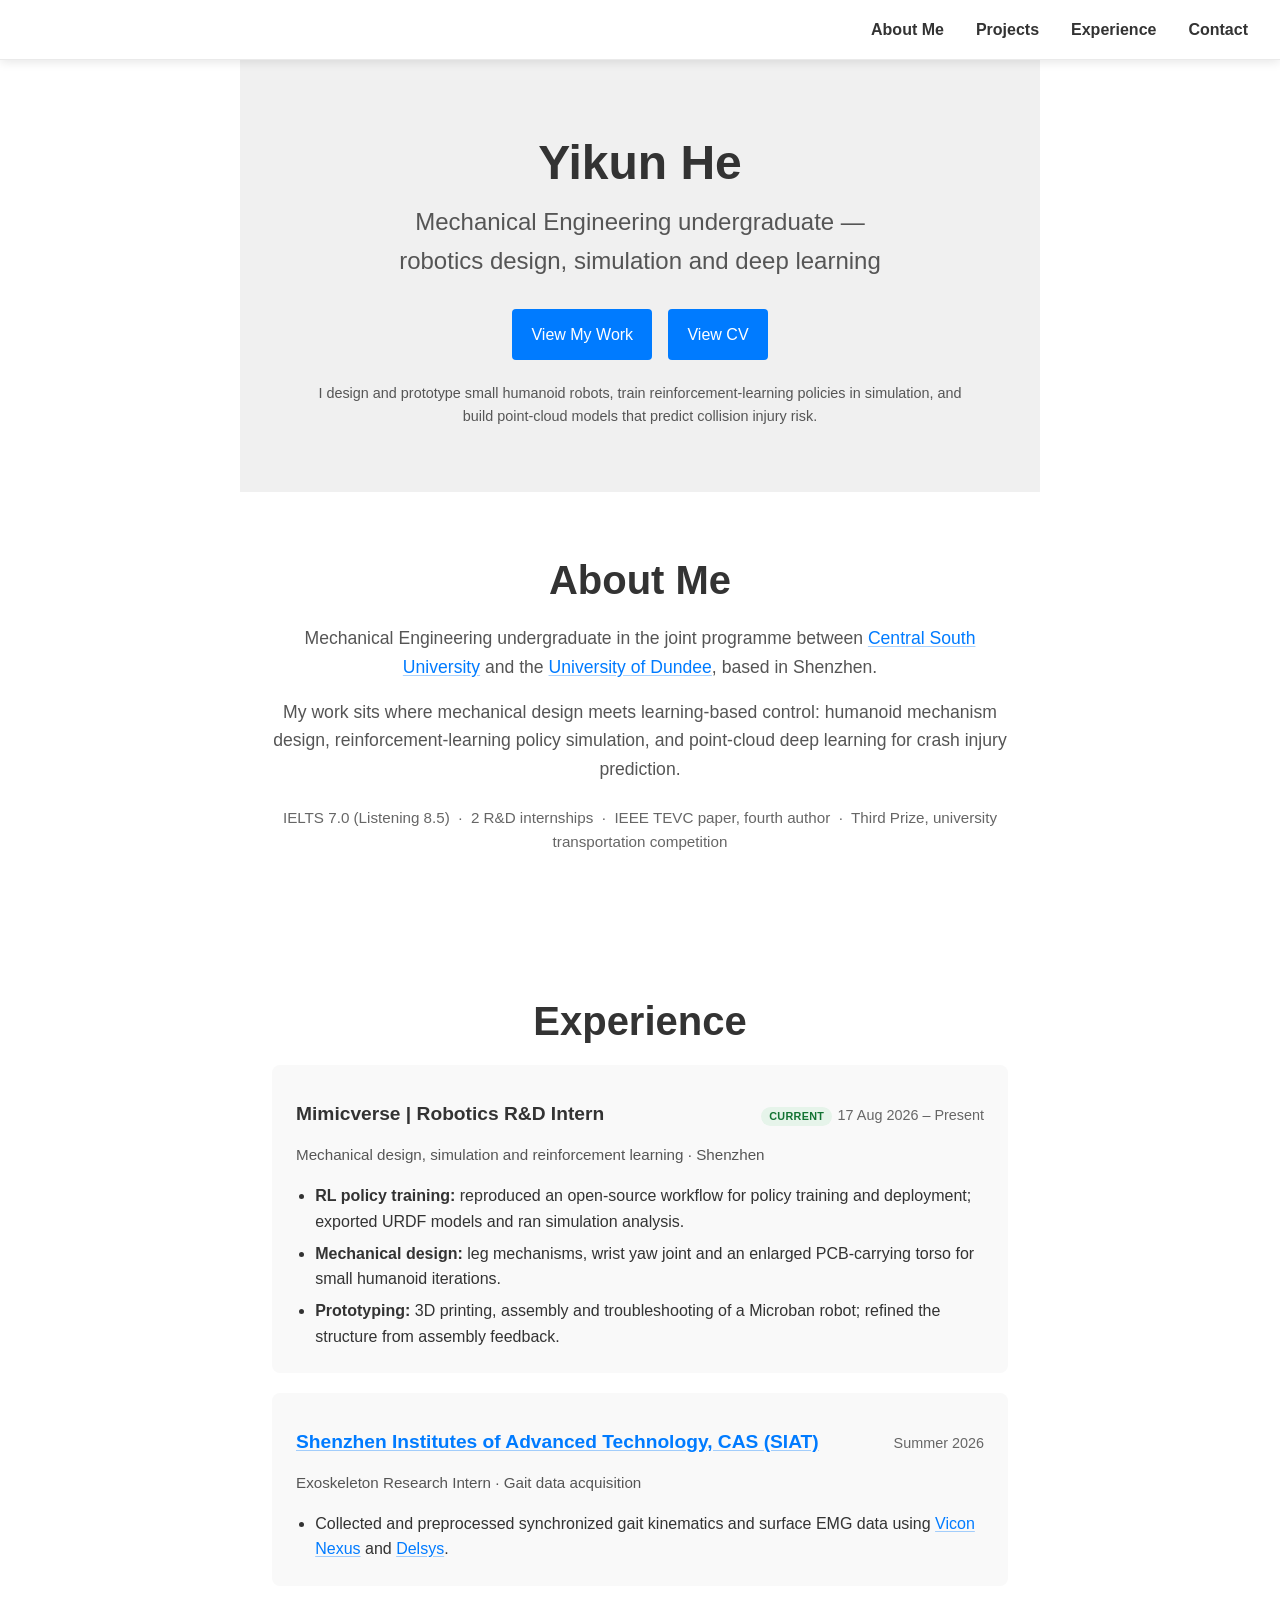
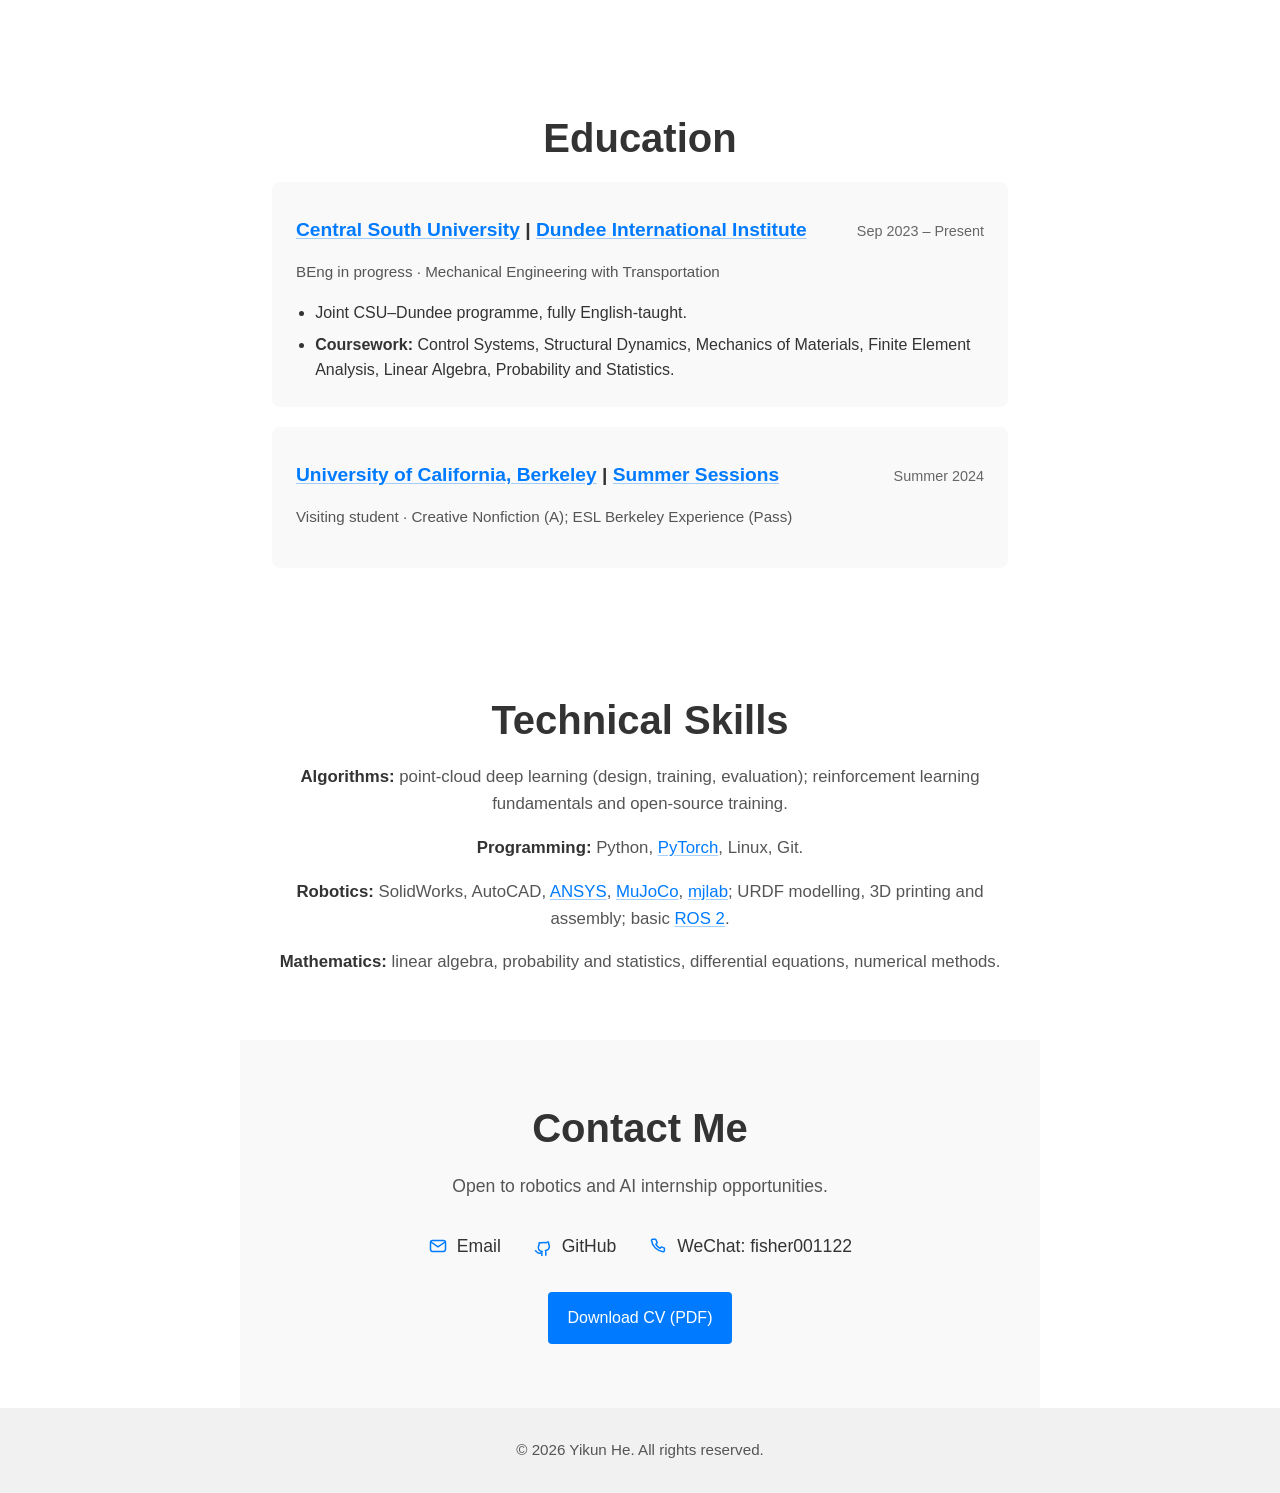
<file: index.html>
<!DOCTYPE html>
<html lang="en">
<head>
<meta charset="utf-8" />
<meta name="viewport" content="width=device-width, initial-scale=1" />
<title>Yikun He — Robotics, Mechanical Design &amp; Deep Learning</title>
<meta name="description" content="Yikun He — Mechanical Engineering undergraduate at Central South University / University of Dundee. Robotics R&amp;D, humanoid mechanical design, reinforcement learning, point-cloud deep learning for collision injury prediction." />
<meta name="author" content="Yikun He" />
<meta name="theme-color" content="#ffffff" />

<!-- Open Graph / social sharing (absolute URLs — crawlers do not resolve relative ones) -->
<meta property="og:type" content="profile" />
<meta property="og:title" content="Yikun He — Robotics, Mechanical Design &amp; Deep Learning" />
<meta property="og:description" content="Mechanical Engineering undergraduate working on humanoid robot design, reinforcement learning for robot policies, and point-cloud deep learning for collision injury prediction." />
<meta property="og:url" content="https://heyikun98-design.github.io/" />
<meta property="og:image" content="https://heyikun98-design.github.io/assets/og-image.png" />
<meta property="og:image:width" content="1200" />
<meta property="og:image:height" content="630" />
<meta property="og:image:alt" content="Yikun He — Mechanical Engineering, Robotics, Deep Learning" />
<meta name="twitter:card" content="summary_large_image" />
<link rel="canonical" href="https://heyikun98-design.github.io/" />

<link rel="icon" href="assets/favicon.svg" type="image/svg+xml" />
<link rel="stylesheet" href="assets/style.css" />

<script type="application/ld+json">
{
  "@context": "https://schema.org",
  "@type": "Person",
  "name": "Yikun He",
  "email": "mailto:heyikun98@gmail.com",
  "jobTitle": "Mechanical Engineering Undergraduate — Robotics & AI",
  "description": "Mechanical Engineering undergraduate specialising in robotics mechanical design, reinforcement learning for robot policies, and point-cloud deep learning for collision injury prediction.",
  "affiliation": [
    { "@type": "CollegeOrUniversity", "name": "Central South University — Dundee International Institute", "url": "https://en.csu.edu.cn/" },
    { "@type": "CollegeOrUniversity", "name": "University of Dundee", "url": "https://www.dundee.ac.uk/" },
    { "@type": "Organization", "name": "Shenzhen Institutes of Advanced Technology, CAS (SIAT)", "url": "https://www.siat.ac.cn/" }
  ],
  "knowsAbout": [
    "Robotics", "Mechanical Design", "Reinforcement Learning",
    "Point-cloud Deep Learning", "PyTorch", "SolidWorks", "ANSYS", "MuJoCo", "URDF"
  ],
  "sameAs": ["https://github.com/heyikun98-design"]
}
</script>
</head>

<body>
<a class="skip-link" href="#main">Skip to content</a>

<!-- ── Header ─────────────────────────────────────────────── -->
<header>
  <nav class="navbar" aria-label="Main navigation">
    <button class="menu-toggle" type="button" aria-label="Open menu" aria-expanded="false" aria-controls="nav-menu">
      <span aria-hidden="true"></span>
      <span aria-hidden="true"></span>
      <span aria-hidden="true"></span>
    </button>
    <div class="nav-links" id="nav-menu">
      <a href="#about">About Me</a>
      <a href="projects.html">Projects</a>
      <a href="#experience">Experience</a>
      <a href="#contact">Contact</a>
    </div>
  </nav>
</header>

<main id="main">

  <!-- ── Hero ─────────────────────────────────────────────── -->
  <section class="hero-content">
    <h1>Yikun He</h1>
    <p class="hero-tagline">Mechanical Engineering undergraduate — robotics design, simulation and deep learning</p>

    <div class="cta-buttons">
      <a href="projects.html" class="cta-button">View My Work</a>
      <a href="assets/Yikun-He-Resume.pdf" class="cta-button" target="_blank" rel="noopener">View CV</a>
    </div>

    <p class="hero-bio">
      I design and prototype small humanoid robots, train reinforcement-learning policies in
      simulation, and build point-cloud models that predict collision injury risk.
    </p>
  </section>

  <!-- ── About ────────────────────────────────────────────── -->
  <section id="about">
    <h2>About Me</h2>
    <p>
      Mechanical Engineering undergraduate in the joint programme between
      <a href="https://en.csu.edu.cn/" target="_blank" rel="noopener">Central South University</a> and the
      <a href="https://www.dundee.ac.uk/" target="_blank" rel="noopener">University of Dundee</a>, based in Shenzhen.
    </p>
    <p>
      My work sits where mechanical design meets learning-based control: humanoid mechanism design,
      reinforcement-learning policy simulation, and point-cloud deep learning for crash injury prediction.
    </p>
    <p class="facts">
      IELTS 7.0 (Listening 8.5) &nbsp;·&nbsp; 2 R&amp;D internships &nbsp;·&nbsp;
      IEEE TEVC paper, fourth author &nbsp;·&nbsp; Third Prize, university transportation competition
    </p>
  </section>

  <!-- ── Experience ───────────────────────────────────────── -->
  <section id="experience">
    <h2>Experience</h2>

    <article class="entry">
      <div class="entry__head">
        <h3>Mimicverse | Robotics R&amp;D Intern</h3>
        <p class="entry__date"><span class="tag-current">Current</span>17 Aug 2026 – Present</p>
      </div>
      <p class="entry__role">Mechanical design, simulation and reinforcement learning · Shenzhen</p>
      <ul>
        <li><strong>RL policy training:</strong> reproduced an open-source workflow for policy training and deployment; exported URDF models and ran simulation analysis.</li>
        <li><strong>Mechanical design:</strong> leg mechanisms, wrist yaw joint and an enlarged PCB-carrying torso for small humanoid iterations.</li>
        <li><strong>Prototyping:</strong> 3D printing, assembly and troubleshooting of a Microban robot; refined the structure from assembly feedback.</li>
      </ul>
    </article>

    <article class="entry">
      <div class="entry__head">
        <h3><a href="https://www.siat.ac.cn/" target="_blank" rel="noopener">Shenzhen Institutes of Advanced Technology, CAS (SIAT)</a></h3>
        <p class="entry__date">Summer 2026</p>
      </div>
      <p class="entry__role">Exoskeleton Research Intern · Gait data acquisition</p>
      <ul>
        <li>Collected and preprocessed synchronized gait kinematics and surface EMG data using
          <a href="https://www.vicon.com/" target="_blank" rel="noopener">Vicon Nexus</a> and
          <a href="https://delsys.com/" target="_blank" rel="noopener">Delsys</a>.</li>
      </ul>
    </article>
  </section>

  <!-- ── Education ────────────────────────────────────────── -->
  <section id="education">
    <h2>Education</h2>

    <article class="entry">
      <div class="entry__head">
        <h3><a href="https://en.csu.edu.cn/" target="_blank" rel="noopener">Central South University</a> |
          <a href="https://dii.csu.edu.cn/" target="_blank" rel="noopener">Dundee International Institute</a></h3>
        <p class="entry__date">Sep 2023 – Present</p>
      </div>
      <p class="entry__role">BEng in progress · Mechanical Engineering with Transportation</p>
      <ul>
        <li>Joint CSU–Dundee programme, fully English-taught.</li>
        <li><strong>Coursework:</strong> Control Systems, Structural Dynamics, Mechanics of Materials, Finite Element Analysis, Linear Algebra, Probability and Statistics.</li>
      </ul>
    </article>

    <article class="entry">
      <div class="entry__head">
        <h3><a href="https://www.berkeley.edu/" target="_blank" rel="noopener">University of California, Berkeley</a> |
          <a href="https://summer.berkeley.edu/" target="_blank" rel="noopener">Summer Sessions</a></h3>
        <p class="entry__date">Summer 2024</p>
      </div>
      <p class="entry__role">Visiting student · Creative Nonfiction (A); ESL Berkeley Experience (Pass)</p>
    </article>
  </section>

  <!-- ── Skills ───────────────────────────────────────────── -->
  <section id="skills">
    <h2>Technical Skills</h2>
    <p class="skill-line"><strong>Algorithms:</strong> point-cloud deep learning (design, training, evaluation); reinforcement learning fundamentals and open-source training.</p>
    <p class="skill-line"><strong>Programming:</strong> Python, <a href="https://pytorch.org/" target="_blank" rel="noopener">PyTorch</a>, Linux, Git.</p>
    <p class="skill-line"><strong>Robotics:</strong> SolidWorks, AutoCAD, <a href="https://www.ansys.com/" target="_blank" rel="noopener">ANSYS</a>,
      <a href="https://mujoco.org/" target="_blank" rel="noopener">MuJoCo</a>,
      <a href="https://github.com/mujocolab/mjlab" target="_blank" rel="noopener">mjlab</a>;
      URDF modelling, 3D printing and assembly; basic <a href="https://ros.org/" target="_blank" rel="noopener">ROS 2</a>.</p>
    <p class="skill-line"><strong>Mathematics:</strong> linear algebra, probability and statistics, differential equations, numerical methods.</p>
  </section>

  <!-- ── Contact ──────────────────────────────────────────── -->
  <section id="contact">
    <h2>Contact Me</h2>
    <p>Open to robotics and AI internship opportunities.</p>

    <div class="social-media">
      <a href="mailto:heyikun98@gmail.com">
        <svg class="icon" viewBox="0 0 24 24" fill="none" stroke="currentColor" stroke-width="1.8" stroke-linecap="round" stroke-linejoin="round" aria-hidden="true"><rect x="3" y="5.5" width="18" height="13" rx="2.5"/><path d="m4 7.5 8 5.5 8-5.5"/></svg>
        Email
      </a>
      <a href="https://github.com/heyikun98-design" target="_blank" rel="noopener noreferrer">
        <svg class="icon" viewBox="0 0 24 24" fill="none" stroke="currentColor" stroke-width="1.8" stroke-linecap="round" stroke-linejoin="round" aria-hidden="true"><path d="M9.2 20.5c-4.4 1.3-4.4-2.2-6.2-2.7m12.4 5.3v-3.6c0-1 .1-1.4-.5-2 2.3-.3 4.7-1.1 4.7-5.1 0-1.1-.4-2-1-2.7.1-.3.4-1.3-.1-2.6 0 0-.9-.3-2.9 1.1a10 10 0 0 0-5.2 0C8.4 7.8 7.5 8.1 7.5 8.1c-.5 1.3-.2 2.3-.1 2.6-.6.7-1 1.6-1 2.7 0 4 2.4 4.8 4.7 5.1-.6.6-.6 1.2-.5 2v3.6"/></svg>
        GitHub
      </a>
      <span>
        <svg class="icon" viewBox="0 0 24 24" fill="none" stroke="currentColor" stroke-width="1.8" stroke-linecap="round" stroke-linejoin="round" aria-hidden="true"><path d="M9.6 4.5 11 8.2l-1.6 1.6a11 11 0 0 0 5 5l1.6-1.7 3.7 1.4v3c0 .8-.7 1.4-1.5 1.3A15.6 15.6 0 0 1 4.2 5.3c0-.8.6-1.5 1.3-1.5h3.1z"/></svg>
        WeChat: fisher001122
      </span>
    </div>

    <div class="contact-actions">
      <a class="cta-button" href="assets/Yikun-He-Resume.pdf" target="_blank" rel="noopener">Download CV (PDF)</a>
    </div>
  </section>
</main>

<footer>
  <p>© <span id="year">2026</span> Yikun He. All rights reserved.</p>
</footer>

<script src="assets/main.js" defer></script>
</body>
</html>
</file>
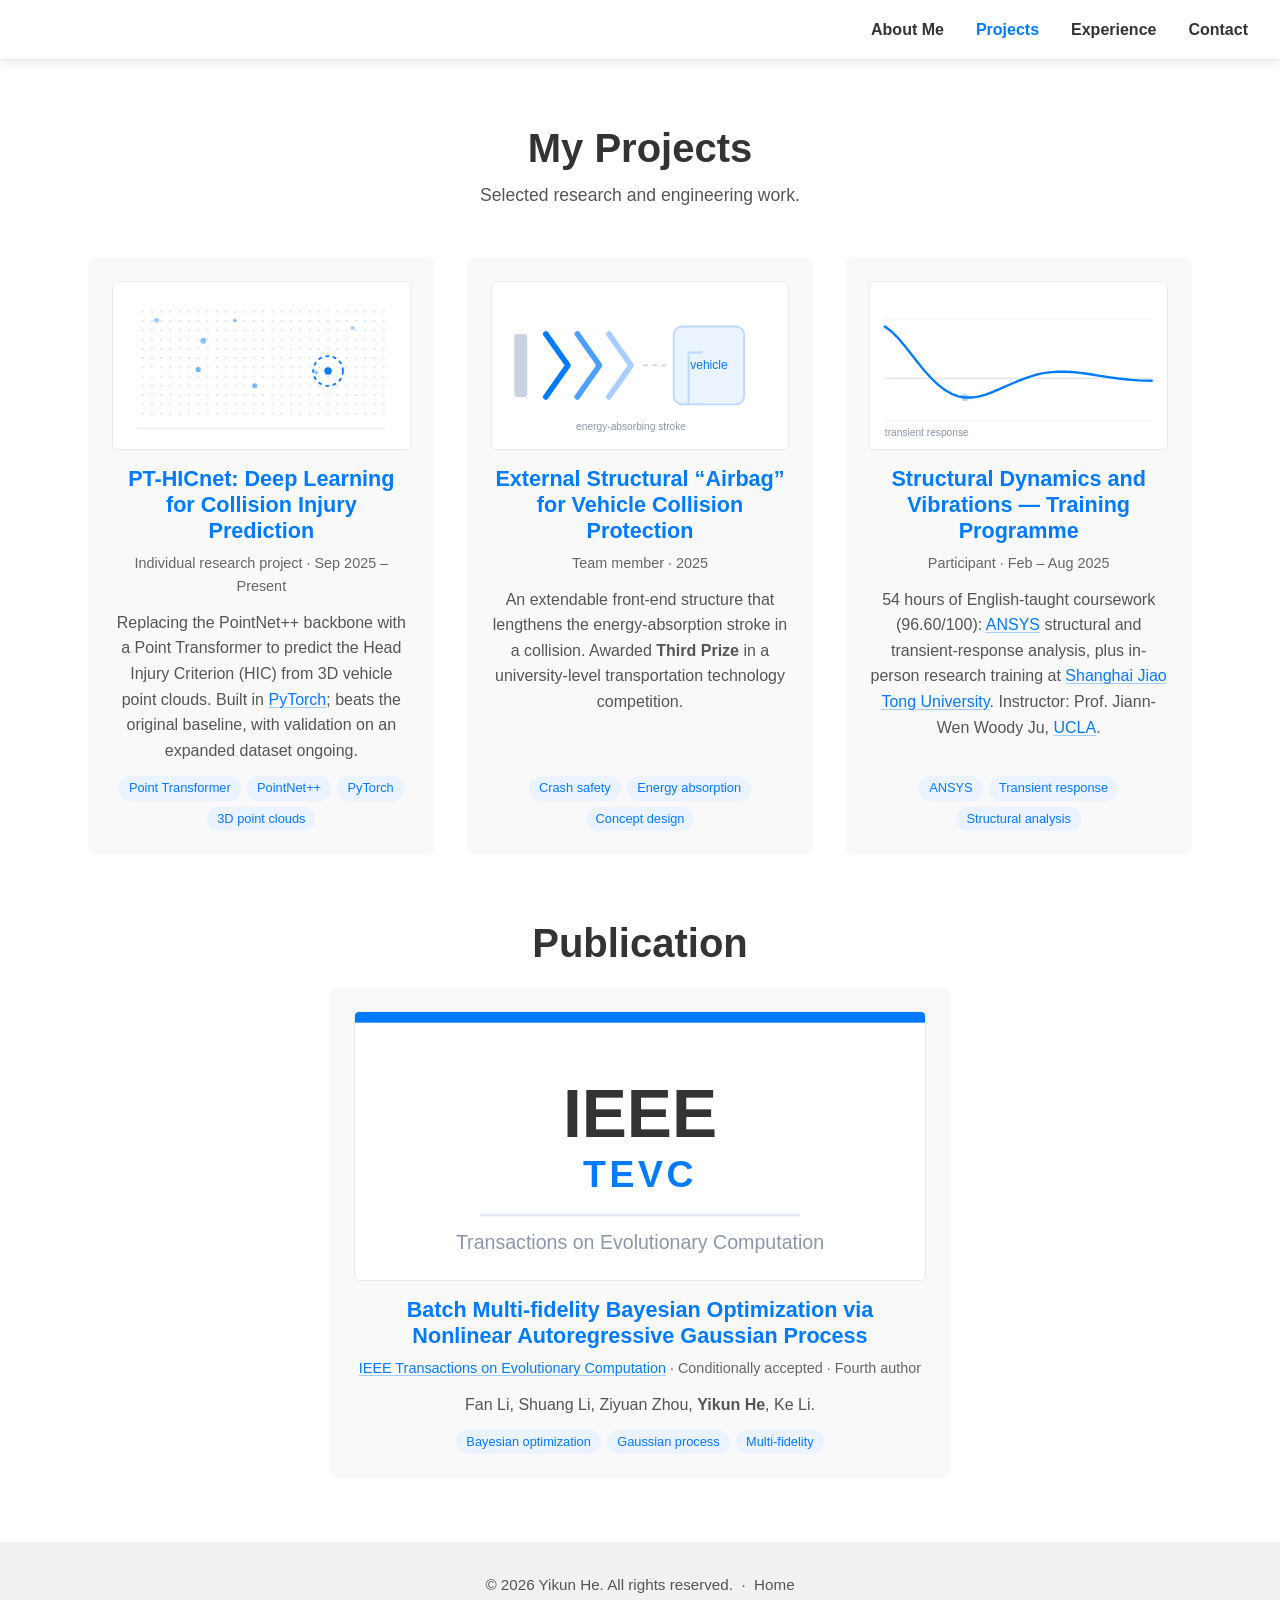
<file: projects.html>
<!DOCTYPE html>
<html lang="en">
<head>
<meta charset="utf-8" />
<meta name="viewport" content="width=device-width, initial-scale=1" />
<title>Projects — Yikun He</title>
<meta name="description" content="Research and project work by Yikun He: PT-HICnet point-cloud deep learning for collision injury prediction, external structural airbag concept, structural dynamics training, and an IEEE TEVC publication." />
<meta name="author" content="Yikun He" />
<meta name="theme-color" content="#ffffff" />

<meta property="og:type" content="website" />
<meta property="og:title" content="Projects — Yikun He" />
<meta property="og:description" content="Point-cloud deep learning for collision injury prediction, vehicle crash-protection concept design, structural dynamics analysis, and an IEEE TEVC publication." />
<meta property="og:url" content="https://heyikun98-design.github.io/projects.html" />
<meta property="og:image" content="https://heyikun98-design.github.io/assets/og-image.png" />
<meta property="og:image:width" content="1200" />
<meta property="og:image:height" content="630" />
<meta property="og:image:alt" content="Yikun He — projects in robotics and deep learning" />
<meta name="twitter:card" content="summary_large_image" />
<link rel="canonical" href="https://heyikun98-design.github.io/projects.html" />

<link rel="icon" href="assets/favicon.svg" type="image/svg+xml" />
<link rel="stylesheet" href="assets/style.css" />
</head>

<body>
<a class="skip-link" href="#main">Skip to content</a>

<!-- ── Header ─────────────────────────────────────────────── -->
<header>
  <nav class="navbar" aria-label="Main navigation">
    <button class="menu-toggle" type="button" aria-label="Open menu" aria-expanded="false" aria-controls="nav-menu">
      <span aria-hidden="true"></span>
      <span aria-hidden="true"></span>
      <span aria-hidden="true"></span>
    </button>
    <div class="nav-links" id="nav-menu">
      <a href="index.html#about">About Me</a>
      <a href="projects.html" class="is-active" aria-current="page">Projects</a>
      <a href="index.html#experience">Experience</a>
      <a href="index.html#contact">Contact</a>
    </div>
  </nav>
</header>

<main id="main">
  <div id="projects-page">
    <h1>My Projects</h1>
    <p>Selected research and engineering work.</p>

    <div class="projects-grid">

      <!-- ── PT-HICnet ────────────────────────────────────── -->
      <article class="project-item">
        <div class="project-thumb">
          <svg viewBox="0 0 320 180" role="img" aria-label="Point cloud with a highlighted impact region">
            <defs>
              <pattern id="dotgrid" width="10" height="10" patternUnits="userSpaceOnUse">
                <circle cx="2" cy="2" r="1" fill="#c9dcf5"/>
              </pattern>
            </defs>
            <rect width="320" height="180" fill="#ffffff"/>
            <rect x="26" y="30" width="268" height="118" fill="url(#dotgrid)"/>
            <circle cx="91.9" cy="94.4" r="2.8" fill="#007BFF" opacity=".55"/>
            <circle cx="97.4" cy="63.4" r="3.2" fill="#007BFF" opacity=".45"/>
            <circle cx="47.0" cy="41.3" r="2.8" fill="#007BFF" opacity=".35"/>
            <circle cx="131.4" cy="41.5" r="2.2" fill="#007BFF" opacity=".4"/>
            <circle cx="152.9" cy="111.9" r="2.8" fill="#007BFF" opacity=".5"/>
            <circle cx="219.3" cy="97.7" r="2.2" fill="#007BFF" opacity=".4"/>
            <circle cx="258.5" cy="49.7" r="2.2" fill="#007BFF" opacity=".35"/>
            <circle cx="232" cy="96" r="16" fill="none" stroke="#007BFF" stroke-width="2" stroke-dasharray="4 4"/>
            <circle cx="232" cy="96" r="4" fill="#007BFF"/>
            <line x1="26" y1="158" x2="294" y2="158" stroke="#eef2f7" stroke-width="2"/>
          </svg>
        </div>
        <h3>PT-HICnet: Deep Learning for Collision Injury Prediction</h3>
        <p class="project-role">Individual research project · Sep 2025 – Present</p>
        <p>
          Replacing the PointNet++ backbone with a Point Transformer to predict the Head Injury Criterion
          (HIC) from 3D vehicle point clouds. Built in
          <a href="https://pytorch.org/" target="_blank" rel="noopener">PyTorch</a>; beats the original
          baseline, with validation on an expanded dataset ongoing.
        </p>
        <div class="project-tags">
          <span>Point Transformer</span><span>PointNet++</span><span>PyTorch</span><span>3D point clouds</span>
        </div>
      </article>

      <!-- ── External airbag ──────────────────────────────── -->
      <article class="project-item">
        <div class="project-thumb">
          <svg viewBox="0 0 320 180" role="img" aria-label="Extendable front-end energy absorption concept">
            <rect width="320" height="180" fill="#ffffff"/>
            <rect x="24" y="56" width="14" height="68" rx="3" fill="#c9d3e0"/>
            <path d="M58 56 L82 90 L58 124" fill="none" stroke="#007BFF" stroke-width="6" stroke-linecap="round" stroke-linejoin="round"/>
            <path d="M92 56 L116 90 L92 124" fill="none" stroke="#4d9fff" stroke-width="6" stroke-linecap="round" stroke-linejoin="round"/>
            <path d="M126 56 L150 90 L126 124" fill="none" stroke="#a8cdff" stroke-width="6" stroke-linecap="round" stroke-linejoin="round"/>
            <rect x="196" y="48" width="76" height="84" rx="9" fill="#eaf3ff" stroke="#bcd8ff" stroke-width="2"/>
            <path d="M212 132 v-56 h14" fill="none" stroke="#bcd8ff" stroke-width="2" stroke-linecap="round"/>
            <text x="234" y="94" font-family="Arial, Helvetica, sans-serif" font-size="13" fill="#007BFF" text-anchor="middle">vehicle</text>
            <line x1="163" y1="90" x2="192" y2="90" stroke="#c9d3e0" stroke-width="2" stroke-dasharray="5 5"/>
            <text x="150" y="160" font-family="Arial, Helvetica, sans-serif" font-size="11" fill="#8a97a8" text-anchor="middle">energy-absorbing stroke</text>
          </svg>
        </div>
        <h3>External Structural &ldquo;Airbag&rdquo; for Vehicle Collision Protection</h3>
        <p class="project-role">Team member · 2025</p>
        <p>
          An extendable front-end structure that lengthens the energy-absorption stroke in a collision.
          Awarded <strong>Third Prize</strong> in a university-level transportation technology competition.
        </p>
        <div class="project-tags">
          <span>Crash safety</span><span>Energy absorption</span><span>Concept design</span>
        </div>
      </article>

      <!-- ── Structural dynamics ──────────────────────────── -->
      <article class="project-item">
        <div class="project-thumb">
          <svg viewBox="0 0 320 180" role="img" aria-label="Damped transient response curve">
            <rect width="320" height="180" fill="#ffffff"/>
            <line x1="16" y1="40" x2="304" y2="40" stroke="#eef2f7" stroke-width="1"/>
            <line x1="16" y1="104" x2="304" y2="104" stroke="#dde5ef" stroke-width="1.5"/>
            <line x1="16" y1="150" x2="304" y2="150" stroke="#eef2f7" stroke-width="1"/>
            <path d="M16 48 L23.2 53.4 L30.4 60.6 L37.6 69.1 L44.8 78.2 L52 87.4 L59.2 96.2 L66.4 104.1 L73.6 111 L80.8 116.5 L88 120.6 L95.2 123.3 L102.4 124.6 L109.6 124.6 L116.8 123.6 L124 121.7 L131.2 119.1 L138.4 116.1 L145.6 112.9 L152.8 109.7 L160 106.6 L167.2 103.9 L174.4 101.5 L181.6 99.5 L188.8 98.1 L196 97.2 L203.2 96.8 L210.4 96.8 L217.6 97.1 L224.8 97.8 L232 98.7 L239.2 99.8 L246.4 100.9 L253.6 102 L260.8 103.1 L268 104.1 L275.2 104.9 L282.4 105.6 L289.6 106.1 L296.8 106.4 L304 106.5"
                  fill="none" stroke="#007BFF" stroke-width="2.5" stroke-linecap="round" stroke-linejoin="round"/>
            <circle cx="102.4" cy="124.6" r="4" fill="#007BFF" opacity=".3"/>
            <text x="16" y="166" font-family="Arial, Helvetica, sans-serif" font-size="11" fill="#8a97a8">transient response</text>
          </svg>
        </div>
        <h3>Structural Dynamics and Vibrations — Training Programme</h3>
        <p class="project-role">Participant · Feb – Aug 2025</p>
        <p>
          54 hours of English-taught coursework (96.60/100):
          <a href="https://www.ansys.com/" target="_blank" rel="noopener">ANSYS</a> structural and
          transient-response analysis, plus in-person research training at
          <a href="https://en.sjtu.edu.cn/" target="_blank" rel="noopener">Shanghai Jiao Tong University</a>.
          Instructor: Prof. Jiann-Wen Woody Ju,
          <a href="https://www.ucla.edu/" target="_blank" rel="noopener">UCLA</a>.
        </p>
        <div class="project-tags">
          <span>ANSYS</span><span>Transient response</span><span>Structural analysis</span>
        </div>
      </article>

    </div>
  </div>

  <!-- ── Publication ────────────────────────────────────────── -->
  <section class="pub-section" id="publication">
    <h2>Publication</h2>
    <div class="project-item">
      <div class="project-thumb">
        <svg viewBox="0 0 320 150" role="img" aria-label="IEEE Transactions on Evolutionary Computation paper">
          <rect width="320" height="150" fill="#ffffff"/>
          <rect x="0" y="0" width="320" height="6" fill="#007BFF"/>
          <text x="160" y="70" font-family="Arial, Helvetica, sans-serif" font-size="38" font-weight="bold" fill="#333333" text-anchor="middle">IEEE</text>
          <text x="160" y="98" font-family="Arial, Helvetica, sans-serif" font-size="21" font-weight="bold" fill="#007BFF" text-anchor="middle" letter-spacing="2">TEVC</text>
          <line x1="70" y1="114" x2="250" y2="114" stroke="#e3e9f2" stroke-width="1.5"/>
          <text x="160" y="133" font-family="Arial, Helvetica, sans-serif" font-size="11" fill="#8a97a8" text-anchor="middle">Transactions on Evolutionary Computation</text>
        </svg>
      </div>
      <h3>Batch Multi-fidelity Bayesian Optimization via Nonlinear Autoregressive Gaussian Process</h3>
      <p class="project-role">
        <a href="https://ieeexplore.ieee.org/xpl/RecentIssue.jsp?punumber=4235" target="_blank" rel="noopener">IEEE Transactions on Evolutionary Computation</a>
        · Conditionally accepted · Fourth author
      </p>
      <p>Fan Li, Shuang Li, Ziyuan Zhou, <strong>Yikun He</strong>, Ke Li.</p>
      <div class="project-tags">
        <span>Bayesian optimization</span><span>Gaussian process</span><span>Multi-fidelity</span>
      </div>
    </div>
  </section>
</main>

<footer>
  <p>© <span id="year">2026</span> Yikun He. All rights reserved. &nbsp;·&nbsp; <a href="index.html">Home</a></p>
</footer>

<script src="assets/main.js" defer></script>
</body>
</html>
</file>
<file: assets/style.css>
/* ============================================================
   Yikun He — personal site
   Design language: plain academic personal homepage.
   Arial, #333 text, #007BFF blue, centered 800px column made of
   light-grey blocks, fixed white header, 3-up project grid.
   ============================================================ */

:root {
  --blue:      #007BFF;
  --blue-dark: #0056b3;
  --ink:       #333333;
  --muted:     #666666;
  --soft:      #555555;
  --card:      #f9f9f9;
  --band:      #f0f0f0;
  --footer:    #f1f1f1;
  --line:      #eaeaea;
  --header-h:  60px;
  --page:      800px;
  --page-wide: 1200px;
}

*, *::before, *::after { box-sizing: border-box; }

body {
  margin: 0;
  padding-top: var(--header-h);          /* clears the fixed header */
  font-family: Arial, Helvetica, sans-serif;
  font-size: 16px;
  color: var(--ink);
  background: #ffffff;
  line-height: 1.6;
}

h1, h2, h3, h4 { margin: 0; line-height: 1.2; }
p { line-height: 1.6; }

a { color: var(--blue); text-decoration: none; }
a:hover { color: var(--blue-dark); }

/* Links inside body copy stay discoverable without relying on colour alone */
#about p a, .entry a, .skill-line a, .project-item p a, .project-item .project-role a {
  text-decoration: underline;
  text-decoration-color: rgba(0, 123, 255, 0.35);
  text-underline-offset: 2px;
}
#about p a:hover, .entry a:hover, .skill-line a:hover,
.project-item p a:hover, .project-item .project-role a:hover {
  text-decoration-color: currentColor;
}

:focus-visible { outline: 2px solid var(--blue); outline-offset: 2px; }

.skip-link {
  position: absolute; left: 8px; top: -60px; z-index: 1200;
  background: var(--blue); color: #fff; padding: 10px 16px; border-radius: 4px;
}
.skip-link:focus { top: 8px; color: #fff; }

/* ── Header ────────────────────────────────────────────────── */
header {
  position: fixed; inset: 0 0 auto 0;
  height: var(--header-h);
  display: flex; justify-content: flex-end; align-items: center;
  padding: 0 2em;
  background: rgba(255, 255, 255, 0.95);
  border-bottom: 1px solid var(--line);
  box-shadow: 0 2px 10px rgba(0, 0, 0, 0.1);
  backdrop-filter: blur(10px);
  -webkit-backdrop-filter: blur(10px);
  z-index: 1000;
}

.navbar { display: flex; align-items: center; justify-content: flex-end; width: 100%; }

.nav-links { display: flex; align-items: center; gap: 2rem; margin-left: auto; }

.nav-links a { font-weight: bold; color: var(--ink); padding: 0.5rem 0; }
.nav-links a:hover { color: var(--blue); }
.nav-links a.is-active { color: var(--blue); }

/* Hamburger — hidden on desktop */
.menu-toggle {
  display: none;
  flex-direction: column; justify-content: space-between;
  width: 30px; height: 21px; padding: 0;
  background: none; border: 0; cursor: pointer; z-index: 1001;
}
.menu-toggle span {
  display: block; width: 100%; height: 2.5px; border-radius: 3px;
  background: var(--ink); transform-origin: center;
  transition: transform .3s ease, opacity .3s ease;
}
.menu-toggle.active span:nth-child(1) { transform: translateY(9.25px) rotate(45deg); }
.menu-toggle.active span:nth-child(2) { opacity: 0; }
.menu-toggle.active span:nth-child(3) { transform: translateY(-9.25px) rotate(-45deg); }

/* ── Shared section shell ──────────────────────────────────── */
section {
  max-width: var(--page);
  margin: 0 auto;
  padding: 4em 2em;
}
section h2 { font-size: 2.5em; margin-bottom: 0.5em; text-align: center; }
section > p { font-size: 1.1em; text-align: center; color: var(--soft); }

/* ── Hero ──────────────────────────────────────────────────── */
.hero-content { background: var(--band); text-align: center; }
.hero-content h1 { font-size: 3em; margin: 0.2em 0; }

.hero-tagline {
  font-size: 1.5em;
  color: var(--soft);
  margin: 0.5em auto 0;
  max-width: 22em;
}

.cta-buttons {
  display: flex; justify-content: center; flex-wrap: wrap; gap: 1em;
  margin: 1.8em 0 1.4em;
}
.cta-button {
  display: inline-block;
  padding: 0.8em 1.2em;
  background: var(--blue);
  color: #fff;
  border-radius: 4px;
  transition: background-color .2s ease;
}
.cta-button:hover { background: var(--blue-dark); color: #fff; }
.cta-button--ghost { background: #fff; color: var(--blue); border: 1px solid var(--blue); }
.cta-button--ghost:hover { background: #f0f7ff; color: var(--blue-dark); }

.hero-bio { max-width: 46em; margin: 0 auto; color: var(--soft); font-size: 0.9em; }

/* Optional: drop <img class="profile-image" …> into the hero for the
   reference site's 200px circular portrait. Unused until you add one. */
.profile-image {
  width: 200px; height: 200px;
  border-radius: 50%; object-fit: cover;
  margin: 0 auto 1.5em;
}

/* ── Key facts line ────────────────────────────────────────── */
.facts { text-align: center; color: var(--muted); font-size: 0.95em; margin-top: 1.5em; }

/* ── Cards used for experience / education ─────────────────── */
.entry {
  background: var(--card);
  border-radius: 8px;
  padding: 1.5em;
  margin-top: 1.25em;
  text-align: left;
}
.entry__head {
  display: flex; flex-wrap: wrap; align-items: baseline;
  justify-content: space-between; gap: .5em 1em;
}
.entry__head h3 { font-size: 1.2em; }
.entry__date { color: var(--muted); font-size: .9em; white-space: nowrap; }
.entry__role { color: var(--soft); font-size: .95em; margin-top: .15em; }

.entry ul { margin: .8em 0 0; padding-left: 1.2em; }
.entry li { margin-bottom: .4em; }
.entry li:last-child { margin-bottom: 0; }
.entry strong { color: var(--ink); }

.tag-current {
  display: inline-block; margin-right: .5em;
  padding: 1px 8px; border-radius: 10px;
  background: #e6f4ea; color: #137333;
  font-size: .75em; font-weight: bold; letter-spacing: .03em; text-transform: uppercase;
}

/* ── Skills ────────────────────────────────────────────────── */
.skill-line { font-size: 1.05em; margin-bottom: .6em; color: var(--soft); text-align: center; }
.skill-line strong { color: var(--ink); }
.skill-line:last-child { margin-bottom: 0; }

/* ── Contact ───────────────────────────────────────────────── */
#contact { background: var(--card); }
.social-media {
  display: flex; justify-content: center; flex-wrap: wrap;
  gap: 1em 2em; margin: 2em 0 0;
}
.social-media a, .social-media span {
  display: inline-flex; align-items: center; gap: .5em;
  font-size: 1.1em; color: var(--ink);
}
.social-media a:hover { color: var(--blue); }
.social-media .icon { width: 20px; height: 20px; color: var(--blue); }
.contact-actions { margin-top: 2em; text-align: center; }

/* ── Projects page ─────────────────────────────────────────── */
#projects-page { max-width: var(--page-wide); margin: 0 auto; padding: 4em 2em 3em; }
#projects-page > h1 { font-size: 2.5em; text-align: center; }
#projects-page > p { font-size: 1.1em; text-align: center; color: var(--soft); margin: .5em 0 0; }

.projects-grid { display: flex; flex-wrap: wrap; justify-content: center; margin-top: 2em; }

.project-item {
  background: var(--card);
  border-radius: 8px;
  padding: 1.5em;
  margin: 1em;
  width: calc(33.333% - 2em);
  text-align: center;
  display: flex; flex-direction: column;
}
.project-item h3 { font-size: 1.35em; color: var(--blue); margin-bottom: .4em; }
.project-item .project-role { font-size: .9em; color: var(--muted); margin-bottom: .8em; }
.project-item p { font-size: 1em; color: var(--soft); margin: 0 0 1em; }
.project-item p:last-of-type { margin-bottom: 0; }

.project-thumb {
  margin-bottom: 1em; border-radius: 5px;
  background: #fff; border: 1px solid var(--line); overflow: hidden;
}
.project-thumb svg { display: block; width: 100%; height: auto; }

.project-tags { display: flex; flex-wrap: wrap; gap: .4em; justify-content: center; margin-top: auto; padding-top: .8em; }
.project-tags span { font-size: .8em; color: var(--blue); background: #eaf3ff; border-radius: 12px; padding: 2px 10px; }

.project-link { font-weight: bold; display: inline-block; margin-top: 1em; }
.project-link:hover { text-decoration: underline; }

/* Publication sits on its own, below the project grid */
.pub-section { padding: 0 2em 4em; }
.pub-section h2 { font-size: 2.5em; }
.pub-section .project-item { width: 100%; max-width: 620px; margin: 0 auto; }

/* ── Footer ────────────────────────────────────────────────── */
footer {
  background: var(--footer);
  text-align: center;
  padding: 1em 2em;
  font-size: .95em;
  color: var(--soft);
}
footer a { color: var(--soft); }
footer a:hover { color: var(--blue); }

/* ── Responsive ────────────────────────────────────────────── */
@media (max-width: 1024px) {
  .project-item { width: calc(50% - 2em); }
}

@media (max-width: 768px) {
  header { justify-content: space-between; padding: 0 1em; }
  .menu-toggle { display: flex; }

  /* The header has backdrop-filter, which makes it the containing block for
     fixed-position children — hence the explicit width/height on the overlay. */
  .nav-links {
    position: fixed; inset: 0; margin: 0;
    width: 100%; height: 100vh;
    flex-direction: column; justify-content: center;
    gap: 2em; padding: 2em;
    background: rgba(255, 255, 255, 0.98);
    backdrop-filter: blur(10px);
    -webkit-backdrop-filter: blur(10px);
    display: none; opacity: 0;
    transition: opacity .3s ease;
    z-index: 1000;
  }
  .nav-links.active { display: flex; opacity: 1; }
  .nav-links a { display: block; width: 100%; text-align: center; padding: .5em 0; font-size: 1.2rem; }
  body.menu-open { overflow: hidden; }

  section { padding: 3em 1.25em; }
  section h2 { font-size: 2em; }
  .hero-content { padding: 2.5em 1.25em; }
  .hero-content h1 { font-size: 2.2em; }
  .hero-tagline { font-size: 1.2em; }

  .cta-buttons { flex-direction: column; gap: .8em; margin: 1.2em 0; }
  .cta-button { width: 100%; }

  .social-media { display: grid; grid-template-columns: 1fr 1fr; gap: 1em; margin: 1.5em 0 0; }
  .social-media a, .social-media span {
    margin: 0; padding: .7em; border-radius: 6px; background: #f5f5f5;
    justify-content: center; font-size: 1em;
  }
  .social-media a:hover { background: #e5e5e5; }

  #projects-page { padding: 3em 1.25em 2em; }
  #projects-page > h1 { font-size: 2em; }
  .project-item { width: 100%; margin: 1em 0; padding: 1.2em; }
  .project-item h3 { font-size: 1.2em; }
}

/* ── Print ─────────────────────────────────────────────────── */
@media print {
  @page { margin: 14mm; }
  body { padding-top: 0; font-size: 10.5pt; color: #000; }
  header, .cta-buttons, .social-media, .menu-toggle { display: none !important; }
  section, #projects-page { max-width: none; padding: 8pt 0; }
  .hero-content, #contact, .entry, .project-item { background: #fff; }
  .entry, .project-item { border: 1px solid #ddd; break-inside: avoid; margin: 6pt 0; }
  .project-item { width: 100%; }
  .project-thumb { display: none; }
  a { color: #000; }
}
</file>
